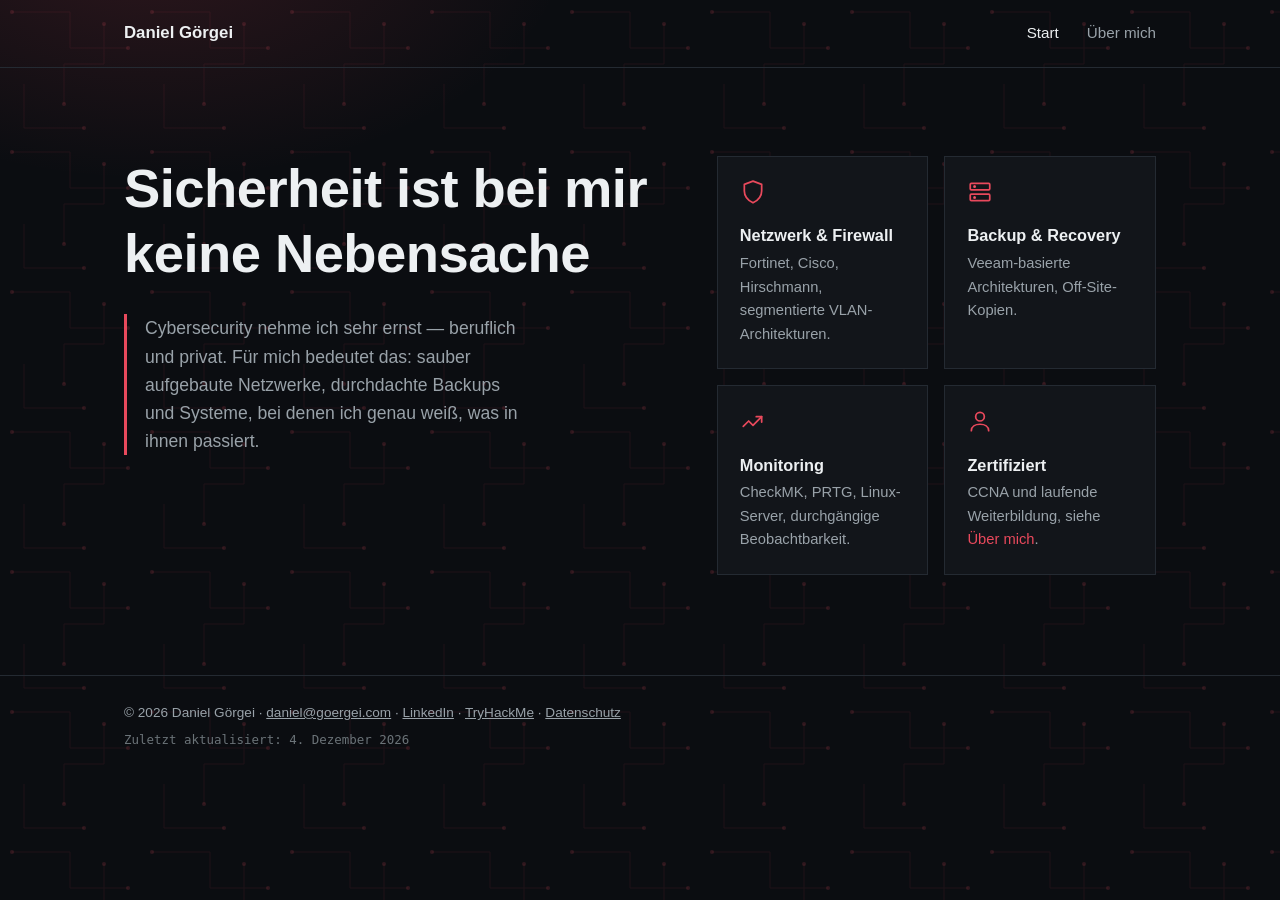
<file: index.html>
<!DOCTYPE html>
<html lang="de">
<head>
<meta charset="UTF-8">
<meta name="viewport" content="width=device-width, initial-scale=1">
<title>Daniel Görgei — Network Engineer &amp; IT-Systemadministrator</title>
<meta name="description" content="Daniel Görgei, Network Engineer und IT-Systemadministrator aus Kärnten, Österreich.">
<link rel="icon" href="favicon.ico" sizes="any">
<link rel="icon" type="image/png" sizes="32x32" href="favicon-32.png">
<link rel="icon" type="image/png" sizes="16x16" href="favicon-16.png">
<link rel="apple-touch-icon" sizes="180x180" href="favicon-180.png">
<link rel="stylesheet" href="style.css">
<script type="application/ld+json">
{
  "@context": "https://schema.org",
  "@type": "Person",
  "name": "Daniel Görgei",
  "jobTitle": "Network Engineer, IT-Systemadministrator",
  "worksFor": {
    "@type": "Organization",
    "name": "helpIT & more GmbH"
  },
  "url": "https://goergei.com",
  "image": "https://goergei.com/profile.jpg",
  "birthDate": "1992-06-11",
  "address": {
    "@type": "PostalAddress",
    "addressRegion": "Kärnten",
    "addressCountry": "AT"
  },
  "sameAs": [
    "https://www.linkedin.com/in/daniel-görgei-922839432",
    "https://tryhackme.com/p/Wraider"
  ]
}
</script>
</head>
<body>

<div class="scroll-progress" id="scroll-progress"></div>

<header class="site-header">
  <div class="wrap">
    <a href="index.html" class="brand">Daniel Görgei</a>
    <nav>
      <a href="index.html" aria-current="page">Start</a>
      <a href="about.html">Über mich</a>
    </nav>
  </div>
</header>

<main>

  <section class="hero">
    <div class="wrap hero-grid">

      <div class="hero-copy">
        <h1>Sicherheit ist bei mir keine Nebensache</h1>

        <div class="statement">
          <p>
            Cybersecurity nehme ich sehr ernst — beruflich und privat. Für mich
            bedeutet das: sauber aufgebaute Netzwerke, durchdachte Backups und
            Systeme, bei denen ich genau weiß, was in ihnen passiert.
          </p>
        </div>
      </div>

      <div class="highlight-grid">
        <div class="highlight-card">
          <svg viewBox="0 0 24 24" fill="none" stroke-width="1.6" stroke-linecap="round" stroke-linejoin="round"><path d="M12 2l8 3v6c0 5-3.4 8.7-8 11-4.6-2.3-8-6-8-11V5l8-3z"/></svg>
          <h3>Netzwerk &amp; Firewall</h3>
          <p>Fortinet, Cisco, Hirschmann, segmentierte VLAN-Architekturen.</p>
        </div>
        <div class="highlight-card">
          <svg viewBox="0 0 24 24" fill="none" stroke-width="1.6" stroke-linecap="round" stroke-linejoin="round"><rect x="3" y="4" width="18" height="6" rx="1"/><rect x="3" y="14" width="18" height="6" rx="1"/><circle cx="7" cy="7" r=".6" fill="currentColor"/><circle cx="7" cy="17" r=".6" fill="currentColor"/></svg>
          <h3>Backup &amp; Recovery</h3>
          <p>Veeam-basierte Architekturen, Off-Site-Kopien.</p>
        </div>
        <div class="highlight-card">
          <svg viewBox="0 0 24 24" fill="none" stroke-width="1.6" stroke-linecap="round" stroke-linejoin="round"><path d="M3 17l5-5 4 4 8-8"/><path d="M15 8h5v5"/></svg>
          <h3>Monitoring</h3>
          <p>CheckMK, PRTG, Linux-Server, durchgängige Beobachtbarkeit.</p>
        </div>
        <div class="highlight-card">
          <svg viewBox="0 0 24 24" fill="none" stroke-width="1.6" stroke-linecap="round" stroke-linejoin="round"><circle cx="12" cy="8" r="4"/><path d="M4 21c0-4 3.6-6 8-6s8 2 8 6"/></svg>
          <h3>Zertifiziert</h3>
          <p>CCNA und laufende Weiterbildung, siehe <a href="about.html">Über mich</a>.</p>
        </div>
      </div>

    </div>
  </section>

</main>

<footer class="site-footer">
  <div class="wrap">
    <p>
      © 2026 Daniel Görgei ·
      <a href="mailto:daniel@goergei.com">daniel@goergei.com</a> ·
      <a href="https://www.linkedin.com/in/daniel-görgei-922839432" target="_blank" rel="noopener">LinkedIn</a> ·
      <a href="https://tryhackme.com/p/Wraider" target="_blank" rel="noopener">TryHackMe</a> ·
      <a href="datenschutz.html">Datenschutz</a>
    </p>
    <p class="updated">Zuletzt aktualisiert: <span id="last-updated"></span></p>
  </div>
</footer>

<script>
  window.addEventListener('scroll', function () {
    var h = document.documentElement;
    var scrolled = (h.scrollTop) / (h.scrollHeight - h.clientHeight) * 100;
    document.getElementById('scroll-progress').style.width = scrolled + '%';
  });
</script>
<script>
  (function () {
    var el = document.getElementById('last-updated');
    if (!el) return;
    var d = new Date(document.lastModified);
    el.textContent = d.toLocaleDateString('de-DE', { day: 'numeric', month: 'long', year: 'numeric' });
  })();
</script>

</body>
</html>
</file>
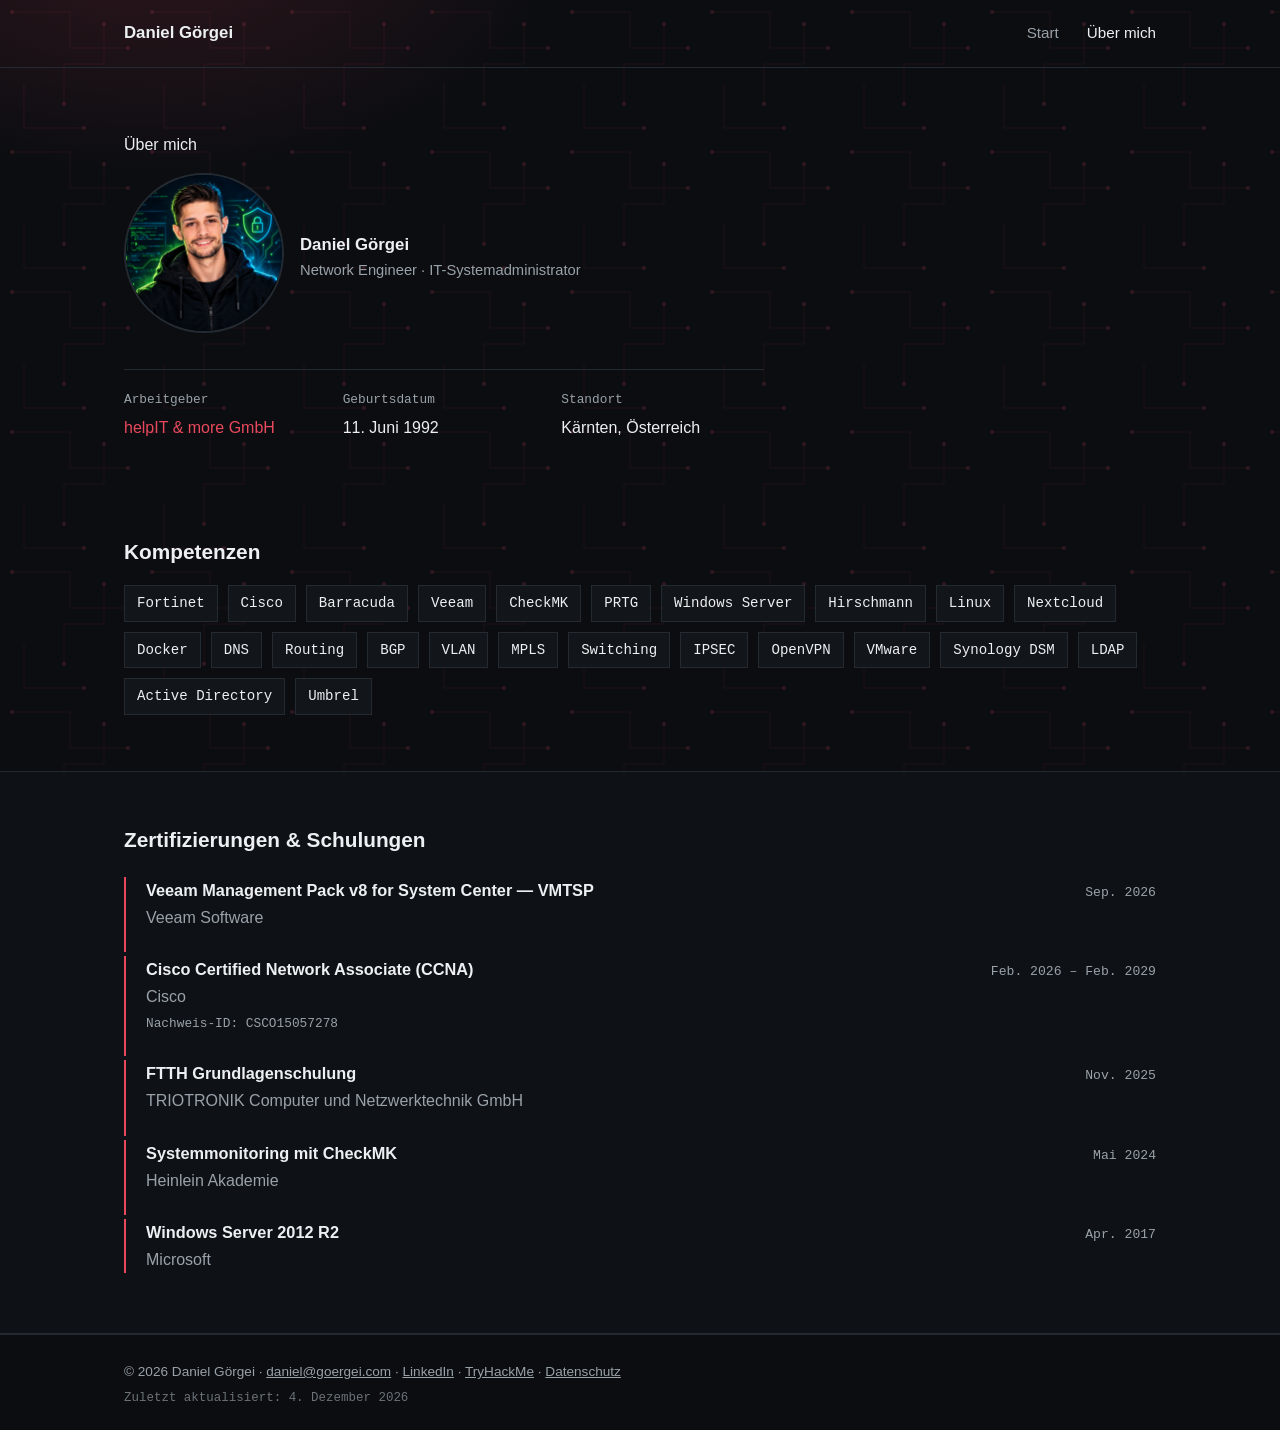
<file: about.html>
<!DOCTYPE html>
<html lang="de">
<head>
<meta charset="UTF-8">
<meta name="viewport" content="width=device-width, initial-scale=1">
<title>Über mich — Daniel Görgei</title>
<meta name="description" content="Lebenslauf, Kompetenzen und Zertifizierungen von Daniel Görgei.">
<link rel="icon" href="favicon.ico" sizes="any">
<link rel="icon" type="image/png" sizes="32x32" href="favicon-32.png">
<link rel="icon" type="image/png" sizes="16x16" href="favicon-16.png">
<link rel="apple-touch-icon" sizes="180x180" href="favicon-180.png">
<link rel="stylesheet" href="style.css">
<script type="application/ld+json">
{
  "@context": "https://schema.org",
  "@type": "Person",
  "name": "Daniel Görgei",
  "jobTitle": "Network Engineer, IT-Systemadministrator",
  "worksFor": {
    "@type": "Organization",
    "name": "helpIT & more GmbH"
  },
  "url": "https://goergei.com",
  "image": "https://goergei.com/profile.jpg",
  "birthDate": "1992-06-11",
  "address": {
    "@type": "PostalAddress",
    "addressRegion": "Kärnten",
    "addressCountry": "AT"
  },
  "sameAs": [
    "https://www.linkedin.com/in/daniel-görgei-922839432",
    "https://tryhackme.com/p/Wraider"
  ]
}
</script>
</head>
<body>

<div class="scroll-progress" id="scroll-progress"></div>

<header class="site-header">
  <div class="wrap">
    <a href="index.html" class="brand">Daniel Görgei</a>
    <nav>
      <a href="index.html">Start</a>
      <a href="about.html" aria-current="page">Über mich</a>
    </nav>
  </div>
</header>

<main>

  <section class="hero hero-compact">
    <div class="wrap">
      <p class="eyebrow">Über mich</p>
      <div class="hero-person">
        <input type="checkbox" id="photo-lightbox" class="lightbox-toggle">
        <label for="photo-lightbox" class="photo-trigger">
          <img src="profile.jpg" alt="Daniel Görgei" class="profile-photo">
        </label>
        <div>
          <div class="name">Daniel Görgei</div>
          <div class="role">Network Engineer · IT-Systemadministrator</div>
        </div>
        <label for="photo-lightbox" class="lightbox-overlay" aria-label="Schließen">
          <img src="profile.jpg" alt="Daniel Görgei" class="lightbox-img">
        </label>
      </div>
      <dl class="facts">
        <div>
          <dt>Arbeitgeber</dt>
          <dd><a href="https://www.helpit.at/" target="_blank" rel="noopener">helpIT &amp; more GmbH</a></dd>
        </div>
        <div>
          <dt>Geburtsdatum</dt>
          <dd>11. Juni 1992</dd>
        </div>
        <div>
          <dt>Standort</dt>
          <dd>Kärnten, Österreich</dd>
        </div>
      </dl>
    </div>
  </section>

  <section class="section">
    <div class="wrap">
      <h2>Kompetenzen</h2>
      <ul class="skill-grid">
        <li>Fortinet</li>
        <li>Cisco</li>
        <li>Barracuda</li>
        <li>Veeam</li>
        <li>CheckMK</li>
        <li>PRTG</li>
        <li>Windows Server</li>
        <li>Hirschmann</li>
        <li>Linux</li>
        <li>Nextcloud</li>
        <li>Docker</li>
        <li>DNS</li>
        <li>Routing</li>
        <li>BGP</li>
        <li>VLAN</li>
        <li>MPLS</li>
        <li>Switching</li>
        <li>IPSEC</li>
        <li>OpenVPN</li>
        <li>VMware</li>
        <li>Synology DSM</li>
        <li>LDAP</li>
        <li>Active Directory</li>
        <li>Umbrel</li>
      </ul>
    </div>
  </section>

  <section class="section section-alt">
    <div class="wrap">
      <h2>Zertifizierungen &amp; Schulungen</h2>
      <ol class="cert-list">

        <li>
          <div class="cert-head">
            <h3>Veeam Management Pack v8 for System Center — VMTSP</h3>
            <span class="cert-date">Sep. 2026</span>
          </div>
          <p class="cert-issuer">Veeam Software</p>
        </li>

        <li>
          <div class="cert-head">
            <h3>Cisco Certified Network Associate (CCNA)</h3>
            <span class="cert-date">Feb. 2026 – Feb. 2029</span>
          </div>
          <p class="cert-issuer">Cisco</p>
          <p class="cert-id">Nachweis-ID: CSCO15057278</p>
        </li>

        <li>
          <div class="cert-head">
            <h3>FTTH Grundlagenschulung</h3>
            <span class="cert-date">Nov. 2025</span>
          </div>
          <p class="cert-issuer">TRIOTRONIK Computer und Netzwerktechnik GmbH</p>
        </li>

        <li>
          <div class="cert-head">
            <h3>Systemmonitoring mit CheckMK</h3>
            <span class="cert-date">Mai 2024</span>
          </div>
          <p class="cert-issuer">Heinlein Akademie</p>
        </li>

        <li>
          <div class="cert-head">
            <h3>Windows Server 2012 R2</h3>
            <span class="cert-date">Apr. 2017</span>
          </div>
          <p class="cert-issuer">Microsoft</p>
        </li>

      </ol>
    </div>
  </section>

</main>

<footer class="site-footer">
  <div class="wrap">
    <p>
      © 2026 Daniel Görgei ·
      <a href="mailto:daniel@goergei.com">daniel@goergei.com</a> ·
      <a href="https://www.linkedin.com/in/daniel-görgei-922839432" target="_blank" rel="noopener">LinkedIn</a> ·
      <a href="https://tryhackme.com/p/Wraider" target="_blank" rel="noopener">TryHackMe</a> ·
      <a href="datenschutz.html">Datenschutz</a>
    </p>
    <p class="updated">Zuletzt aktualisiert: <span id="last-updated"></span></p>
  </div>
</footer>

<script>
  window.addEventListener('scroll', function () {
    var h = document.documentElement;
    var scrolled = (h.scrollTop) / (h.scrollHeight - h.clientHeight) * 100;
    document.getElementById('scroll-progress').style.width = scrolled + '%';
  });
</script>
<script>
  (function () {
    var el = document.getElementById('last-updated');
    if (!el) return;
    var d = new Date(document.lastModified);
    el.textContent = d.toLocaleDateString('de-DE', { day: 'numeric', month: 'long', year: 'numeric' });
  })();
</script>

</body>
</html>
</file>
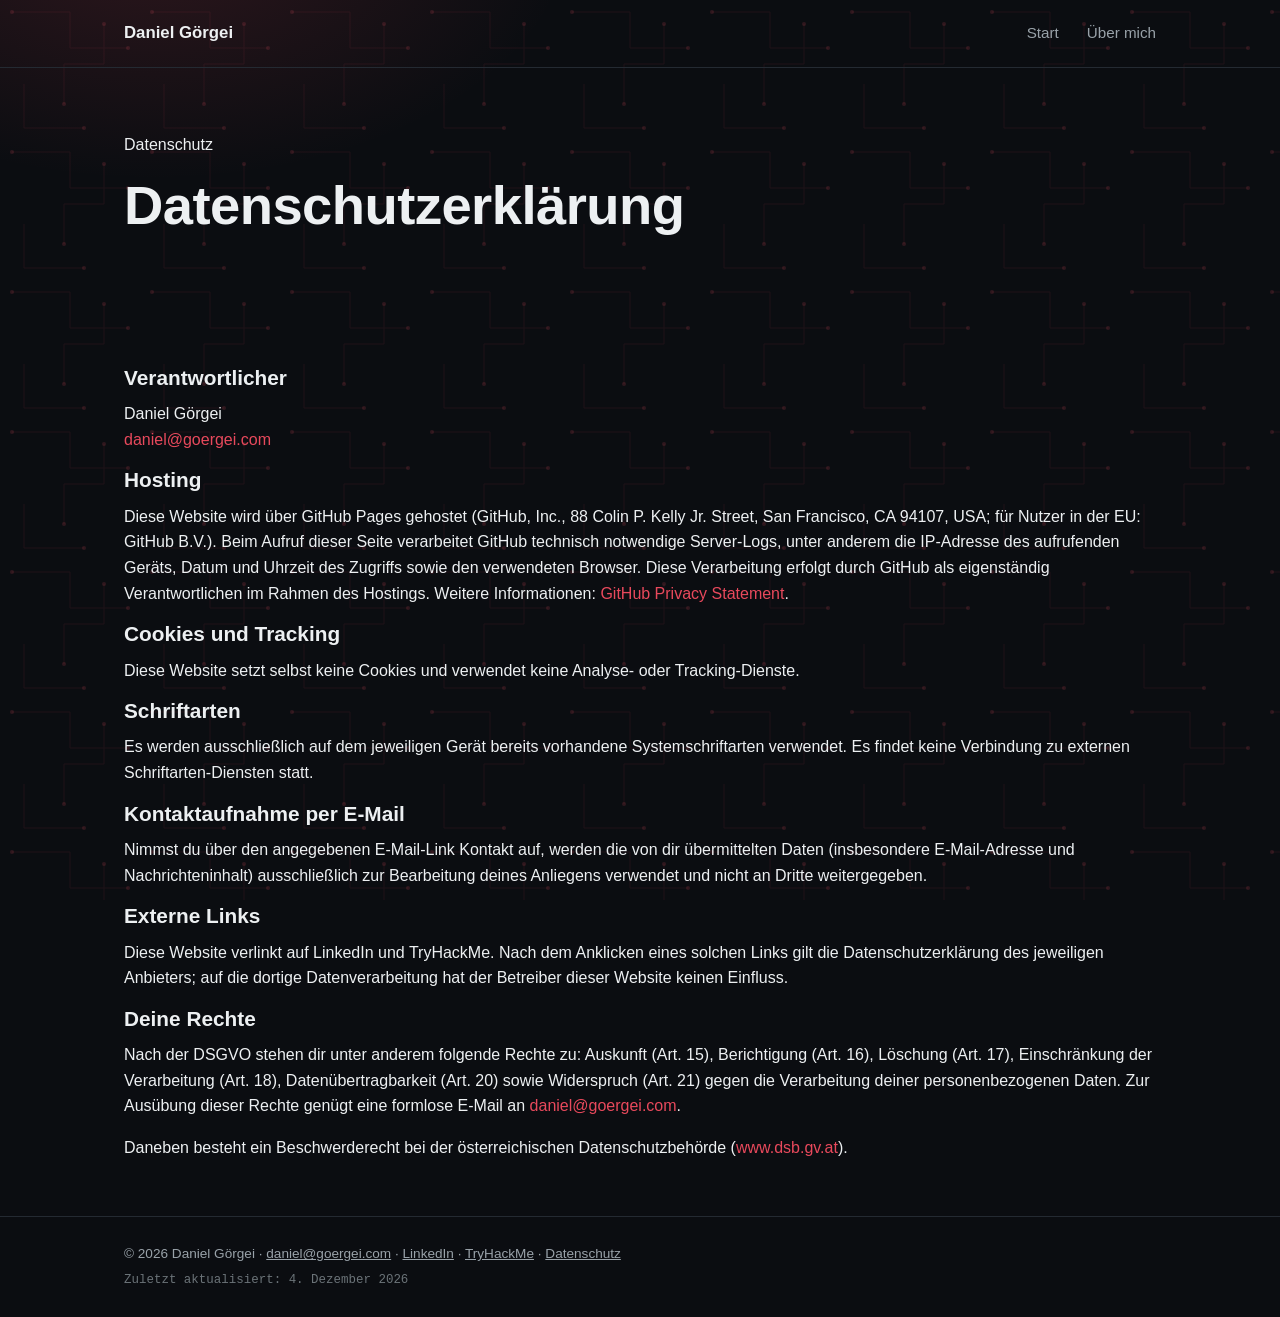
<file: datenschutz.html>
<!DOCTYPE html>
<html lang="de">
<head>
<meta charset="UTF-8">
<meta name="viewport" content="width=device-width, initial-scale=1">
<title>Datenschutzerklärung — Daniel Görgei</title>
<meta name="description" content="Datenschutzerklärung gemäß DSGVO.">
<link rel="icon" href="favicon.ico" sizes="any">
<link rel="icon" type="image/png" sizes="32x32" href="favicon-32.png">
<link rel="icon" type="image/png" sizes="16x16" href="favicon-16.png">
<link rel="apple-touch-icon" sizes="180x180" href="favicon-180.png">
<link rel="stylesheet" href="style.css">
</head>
<body>

<div class="scroll-progress" id="scroll-progress"></div>

<header class="site-header">
  <div class="wrap">
    <a href="index.html" class="brand">Daniel Görgei</a>
    <nav>
      <a href="index.html">Start</a>
      <a href="about.html">Über mich</a>
    </nav>
  </div>
</header>

<main>

  <section class="hero hero-compact">
    <div class="wrap">
      <p class="eyebrow">Datenschutz</p>
      <h1>Datenschutzerklärung</h1>
    </div>
  </section>

  <section class="section">
    <div class="wrap">

      <h2>Verantwortlicher</h2>
      <p>
        Daniel Görgei<br>
        <a href="mailto:daniel@goergei.com">daniel@goergei.com</a>
      </p>

      <h2>Hosting</h2>
      <p>
        Diese Website wird über GitHub Pages gehostet (GitHub, Inc., 88 Colin P.
        Kelly Jr. Street, San Francisco, CA 94107, USA; für Nutzer in der EU:
        GitHub B.V.). Beim Aufruf dieser Seite verarbeitet GitHub technisch
        notwendige Server-Logs, unter anderem die IP-Adresse des aufrufenden
        Geräts, Datum und Uhrzeit des Zugriffs sowie den verwendeten Browser.
        Diese Verarbeitung erfolgt durch GitHub als eigenständig Verantwortlichen
        im Rahmen des Hostings. Weitere Informationen:
        <a href="https://docs.github.com/en/site-policy/privacy-policies/github-general-privacy-statement" target="_blank" rel="noopener">GitHub Privacy Statement</a>.
      </p>

      <h2>Cookies und Tracking</h2>
      <p>
        Diese Website setzt selbst keine Cookies und verwendet keine
        Analyse- oder Tracking-Dienste.
      </p>

      <h2>Schriftarten</h2>
      <p>
        Es werden ausschließlich auf dem jeweiligen Gerät bereits vorhandene
        Systemschriftarten verwendet. Es findet keine Verbindung zu externen
        Schriftarten-Diensten statt.
      </p>

      <h2>Kontaktaufnahme per E-Mail</h2>
      <p>
        Nimmst du über den angegebenen E-Mail-Link Kontakt auf, werden die von
        dir übermittelten Daten (insbesondere E-Mail-Adresse und Nachrichteninhalt)
        ausschließlich zur Bearbeitung deines Anliegens verwendet und nicht an
        Dritte weitergegeben.
      </p>

      <h2>Externe Links</h2>
      <p>
        Diese Website verlinkt auf LinkedIn und TryHackMe. Nach dem Anklicken
        eines solchen Links gilt die Datenschutzerklärung des jeweiligen
        Anbieters; auf die dortige Datenverarbeitung hat der Betreiber dieser
        Website keinen Einfluss.
      </p>

      <h2>Deine Rechte</h2>
      <p>
        Nach der DSGVO stehen dir unter anderem folgende Rechte zu: Auskunft
        (Art. 15), Berichtigung (Art. 16), Löschung (Art. 17), Einschränkung der
        Verarbeitung (Art. 18), Datenübertragbarkeit (Art. 20) sowie Widerspruch
        (Art. 21) gegen die Verarbeitung deiner personenbezogenen Daten. Zur
        Ausübung dieser Rechte genügt eine formlose E-Mail an
        <a href="mailto:daniel@goergei.com">daniel@goergei.com</a>.
      </p>
      <p>
        Daneben besteht ein Beschwerderecht bei der österreichischen
        Datenschutzbehörde (<a href="https://www.dsb.gv.at" target="_blank" rel="noopener">www.dsb.gv.at</a>).
      </p>

    </div>
  </section>

</main>

<footer class="site-footer">
  <div class="wrap">
    <p>
      © 2026 Daniel Görgei ·
      <a href="mailto:daniel@goergei.com">daniel@goergei.com</a> ·
      <a href="https://www.linkedin.com/in/daniel-görgei-922839432" target="_blank" rel="noopener">LinkedIn</a> ·
      <a href="https://tryhackme.com/p/Wraider" target="_blank" rel="noopener">TryHackMe</a> ·
      <a href="datenschutz.html">Datenschutz</a>
    </p>
    <p class="updated">Zuletzt aktualisiert: <span id="last-updated"></span></p>
  </div>
</footer>

<script>
  window.addEventListener('scroll', function () {
    var h = document.documentElement;
    var scrolled = (h.scrollTop) / (h.scrollHeight - h.clientHeight) * 100;
    document.getElementById('scroll-progress').style.width = scrolled + '%';
  });
</script>
<script>
  (function () {
    var el = document.getElementById('last-updated');
    if (!el) return;
    var d = new Date(document.lastModified);
    el.textContent = d.toLocaleDateString('de-DE', { day: 'numeric', month: 'long', year: 'numeric' });
  })();
</script>

</body>
</html>
</file>
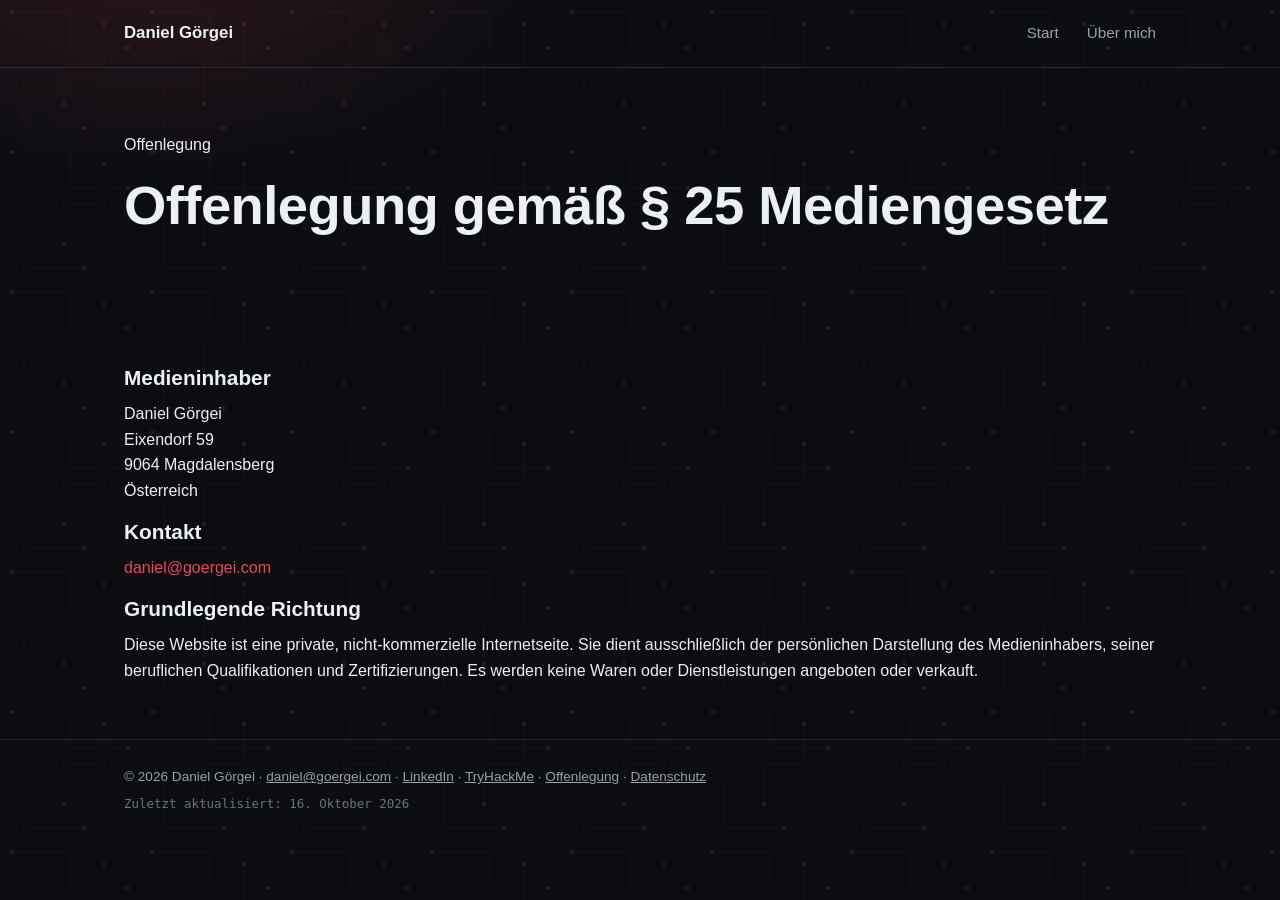
<file: offenlegung.html>
<!DOCTYPE html>
<html lang="de">
<head>
<meta charset="UTF-8">
<meta name="viewport" content="width=device-width, initial-scale=1">
<title>Offenlegung — Daniel Görgei</title>
<meta name="description" content="Offenlegung gemäß § 25 Mediengesetz.">
<link rel="icon" href="favicon.ico" sizes="any">
<link rel="icon" type="image/png" sizes="32x32" href="favicon-32.png">
<link rel="icon" type="image/png" sizes="16x16" href="favicon-16.png">
<link rel="apple-touch-icon" sizes="180x180" href="favicon-180.png">
<link rel="stylesheet" href="style.css">
</head>
<body>

<div class="scroll-progress" id="scroll-progress"></div>

<header class="site-header">
  <div class="wrap">
    <a href="index.html" class="brand">Daniel Görgei</a>
    <nav>
      <a href="index.html">Start</a>
      <a href="about.html">Über mich</a>
    </nav>
  </div>
</header>

<main>

  <section class="hero hero-compact">
    <div class="wrap">
      <p class="eyebrow">Offenlegung</p>
      <h1>Offenlegung gemäß § 25 Mediengesetz</h1>
    </div>
  </section>

  <section class="section">
    <div class="wrap">
      <h2>Medieninhaber</h2>
      <p>
        Daniel Görgei<br>
        Eixendorf 59<br>
        9064 Magdalensberg<br>
        Österreich
      </p>

      <h2>Kontakt</h2>
      <p><a href="mailto:daniel@goergei.com">daniel@goergei.com</a></p>

      <h2>Grundlegende Richtung</h2>
      <p>
        Diese Website ist eine private, nicht-kommerzielle Internetseite. Sie dient
        ausschließlich der persönlichen Darstellung des Medieninhabers, seiner
        beruflichen Qualifikationen und Zertifizierungen. Es werden keine Waren
        oder Dienstleistungen angeboten oder verkauft.
      </p>
    </div>
  </section>

</main>

<footer class="site-footer">
  <div class="wrap">
    <p>
      © 2026 Daniel Görgei ·
      <a href="mailto:daniel@goergei.com">daniel@goergei.com</a> ·
      <a href="https://www.linkedin.com/in/daniel-görgei-922839432" target="_blank" rel="noopener">LinkedIn</a> ·
      <a href="https://tryhackme.com/p/Wraider" target="_blank" rel="noopener">TryHackMe</a> ·
      <a href="offenlegung.html">Offenlegung</a> ·
      <a href="datenschutz.html">Datenschutz</a>
    </p>
    <p class="updated">Zuletzt aktualisiert: 16. Oktober 2026</p>
  </div>
</footer>

<script>
  window.addEventListener('scroll', function () {
    var h = document.documentElement;
    var scrolled = (h.scrollTop) / (h.scrollHeight - h.clientHeight) * 100;
    document.getElementById('scroll-progress').style.width = scrolled + '%';
  });
</script>

</body>
</html>
</file>
<file: style.css>
/* ============================================================
   Daniel Görgei — goergei.com
   ============================================================ */

:root {
  --bg: #0b0d11;
  --bg-panel: #12151a;
  --bg-alt: #0e1116;
  --border: #242a32;
  --text: #edf0f2;
  --text-dim: #99a2a9;
  --accent: #e8495c;
  --accent-ink: #ffffff;

  --sans: -apple-system, BlinkMacSystemFont, "Segoe UI", Roboto, Helvetica, Arial, sans-serif;
  --mono: ui-monospace, "Cascadia Code", "SF Mono", Consolas, Menlo, monospace;

  color-scheme: dark;
}

* { box-sizing: border-box; }

html { scroll-behavior: smooth; }

body {
  margin: 0;
  background-color: var(--bg);
  background-image:
    radial-gradient(ellipse 700px 420px at 12% -8%, rgba(232, 73, 92, 0.16), transparent 60%),
    url("data:image/svg+xml,%3Csvg xmlns='http://www.w3.org/2000/svg' width='140' height='140'%3E%3Cg fill='none' stroke='%23e8495c' stroke-width='1' opacity='0.08'%3E%3Cpath d='M12 12H70V48H128'/%3E%3Cpath d='M24 84V128H84'/%3E%3Cpath d='M104 24V64H64V104'/%3E%3C/g%3E%3Cg fill='%23e8495c' opacity='0.16'%3E%3Ccircle cx='12' cy='12' r='2'/%3E%3Ccircle cx='128' cy='48' r='2'/%3E%3Ccircle cx='84' cy='128' r='2'/%3E%3Ccircle cx='104' cy='24' r='2'/%3E%3Ccircle cx='64' cy='104' r='2'/%3E%3C/g%3E%3C/svg%3E");
  background-size: auto, 140px 140px;
  background-attachment: fixed, fixed;
  color: var(--text);
  font-family: var(--sans);
  line-height: 1.6;
  -webkit-font-smoothing: antialiased;
}

.wrap {
  max-width: 1080px;
  margin: 0 auto;
  padding: 0 24px;
}

a {
  color: var(--accent);
  text-decoration: none;
}
a:hover { text-decoration: underline; }
a:focus-visible,
button:focus-visible {
  outline: 2px solid var(--accent);
  outline-offset: 2px;
}

h1, h2, h3 {
  font-weight: 700;
  line-height: 1.2;
  margin: 0 0 0.5em;
  color: var(--text);
}

h1 { font-size: clamp(2.1rem, 1.3rem + 3.2vw, 3.4rem); font-weight: 800; letter-spacing: -0.01em; }
h2 { font-size: 1.3rem; }
h3 { font-size: 1.02rem; margin-bottom: 0.3em; }

p { margin: 0 0 1em; color: var(--text); }
p:last-child { margin-bottom: 0; }

/* ---------- Scroll progress ---------- */

.scroll-progress {
  position: fixed;
  top: 0;
  left: 0;
  height: 3px;
  width: 0%;
  background: var(--accent);
  z-index: 200;
}

/* ---------- Header ---------- */

.site-header {
  border-bottom: 1px solid var(--border);
}

.site-header .wrap {
  display: flex;
  align-items: center;
  justify-content: space-between;
  padding-top: 20px;
  padding-bottom: 20px;
  flex-wrap: wrap;
  gap: 12px;
}

.brand {
  color: var(--text);
  font-weight: 700;
  font-size: 1.05rem;
}
.brand:hover { text-decoration: none; color: var(--accent); }

.site-header nav {
  display: flex;
  align-items: center;
  gap: 28px;
}

.site-header nav a {
  color: var(--text-dim);
  font-size: 0.95rem;
  font-weight: 500;
}

.site-header nav a:hover { color: var(--text); text-decoration: none; }

.site-header nav a[aria-current="page"] {
  color: var(--text);
}

/* ---------- Hero (home) ---------- */

.hero {
  padding: 88px 0 100px;
}

.hero-grid {
  display: grid;
  grid-template-columns: 1.1fr 0.9fr;
  gap: 56px;
  align-items: start;
}

.hero-copy .eyebrow {
  font-family: var(--mono);
  color: var(--accent);
  font-size: 0.9rem;
  margin: 0 0 16px;
}

.hero-copy .statement {
  border-left: 3px solid var(--accent);
  padding-left: 18px;
  margin: 28px 0 32px;
  max-width: 46ch;
}

.hero-copy .statement p {
  color: var(--text-dim);
  font-size: 1.1rem;
  margin: 0;
}

.profile-photo {
  width: 160px;
  height: 160px;
  border-radius: 50%;
  object-fit: cover;
  border: 2px solid var(--border);
}

.photo-trigger {
  display: inline-block;
  cursor: zoom-in;
}

.lightbox-toggle {
  position: absolute;
  opacity: 0;
  pointer-events: none;
}

.lightbox-overlay {
  display: none;
  position: fixed;
  inset: 0;
  background: rgba(5, 6, 8, 0.88);
  align-items: center;
  justify-content: center;
  z-index: 100;
  cursor: zoom-out;
}

.lightbox-toggle:checked ~ .lightbox-overlay {
  display: flex;
}

.lightbox-img {
  width: min(840px, 90vw, 90vh);
  height: min(840px, 90vw, 90vh);
  border-radius: 16px;
  object-fit: cover;
  border: 3px solid var(--border);
}

.hero-person {
  display: flex;
  align-items: center;
  gap: 16px;
  margin-bottom: 8px;
}

.hero-person .name {
  font-weight: 700;
  font-size: 1.05rem;
}

.hero-person .role {
  color: var(--text-dim);
  font-size: 0.92rem;
}

.button {
  display: inline-block;
  background: var(--accent);
  color: var(--accent-ink);
  font-weight: 600;
  padding: 13px 26px;
  border: 1px solid var(--accent);
  border-radius: 999px;
}
.button:hover {
  text-decoration: none;
  background: transparent;
  color: var(--accent);
}

/* ---------- Highlight cards (home, right column) ---------- */

.highlight-grid {
  display: grid;
  grid-template-columns: 1fr 1fr;
  gap: 16px;
}

.highlight-card {
  background: var(--bg-panel);
  border: 1px solid var(--border);
  padding: 22px;
}

.highlight-card svg {
  width: 26px;
  height: 26px;
  stroke: var(--accent);
  margin-bottom: 14px;
}

.highlight-card h3 { margin-bottom: 6px; }
.highlight-card p { color: var(--text-dim); font-size: 0.92rem; }

a.highlight-card {
  display: block;
  color: inherit;
  text-decoration: none;
  transition: border-color 0.15s;
}
a.highlight-card:hover {
  text-decoration: none;
  border-color: var(--accent);
}

/* ---------- Facts list (about) ---------- */

.hero-compact { padding: 64px 0 44px; }

.facts {
  margin: 28px 0 0;
  display: grid;
  gap: 16px;
  grid-template-columns: repeat(auto-fit, minmax(180px, 1fr));
  max-width: 640px;
  padding-top: 20px;
  border-top: 1px solid var(--border);
}

.facts dt {
  font-family: var(--mono);
  font-size: 0.8rem;
  color: var(--text-dim);
  margin-bottom: 4px;
}

.facts dd {
  margin: 0;
  font-size: 1rem;
}

/* ---------- Sections ---------- */

.section {
  padding: 56px 0;
}

.section-alt {
  background: var(--bg-alt);
  border-top: 1px solid var(--border);
  border-bottom: 1px solid var(--border);
}

/* ---------- Skills (about) ---------- */

.skill-grid {
  list-style: none;
  margin: 20px 0 0;
  padding: 0;
  display: flex;
  flex-wrap: wrap;
  gap: 10px;
}

.skill-grid li {
  font-family: var(--mono);
  font-size: 0.88rem;
  color: var(--text);
  border: 1px solid var(--border);
  padding: 6px 12px;
  background: var(--bg-panel);
}

/* ---------- Certifications (about) ---------- */

.cert-list {
  list-style: none;
  margin: 24px 0 0;
  padding: 0;
}

.cert-list li {
  border-left: 2px solid var(--accent);
  padding: 4px 0 22px 20px;
  margin-bottom: 4px;
}

.cert-list li:last-child { padding-bottom: 0; }

.cert-head {
  display: flex;
  align-items: baseline;
  justify-content: space-between;
  gap: 16px;
  flex-wrap: wrap;
}

.cert-head h3 { margin-bottom: 0; }

.cert-date {
  font-family: var(--mono);
  font-size: 0.82rem;
  color: var(--text-dim);
  white-space: nowrap;
}

.cert-issuer {
  color: var(--text-dim);
  margin: 2px 0 0;
}

.cert-id {
  font-family: var(--mono);
  font-size: 0.8rem;
  color: var(--text-dim);
  margin: 4px 0 0;
}

/* ---------- Footer ---------- */

.site-footer {
  border-top: 1px solid var(--border);
  padding: 26px 0;
}

.site-footer p {
  color: var(--text-dim);
  font-size: 0.85rem;
  margin: 0;
}

.site-footer .updated {
  font-family: var(--mono);
  font-size: 0.78rem;
  margin-top: 6px;
  color: #6b7378;
}

.site-footer a { color: var(--text-dim); text-decoration: underline; }
.site-footer a:hover { color: var(--accent); }

/* ---------- Motion / accessibility ---------- */

@media (prefers-reduced-motion: reduce) {
  html { scroll-behavior: auto; }
}

@media (max-width: 760px) {
  .hero-grid { grid-template-columns: 1fr; }
  .hero { padding: 56px 0 64px; }
}

@media (max-width: 480px) {
  .highlight-grid { grid-template-columns: 1fr; }
}
</file>
